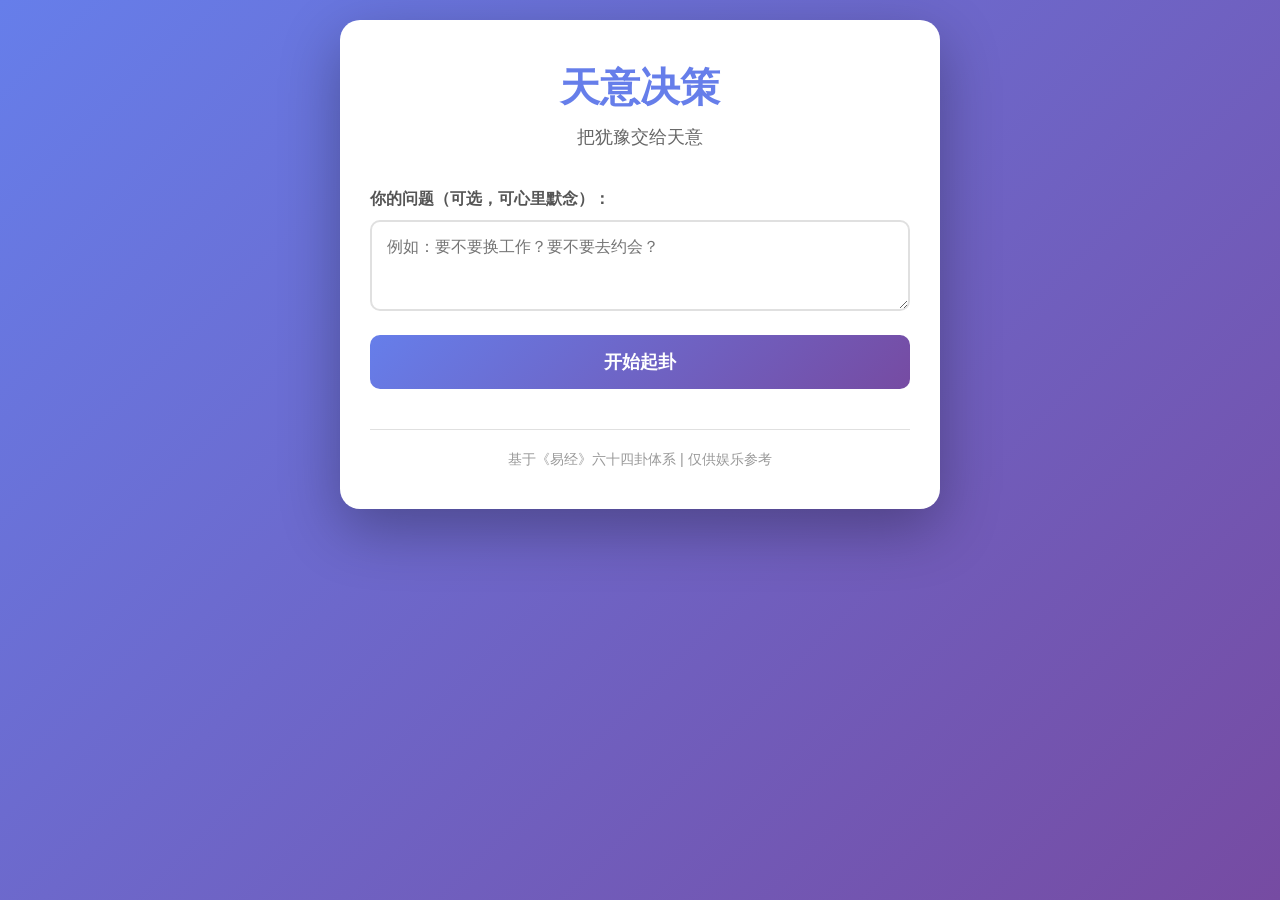
<file: index.html>
<!DOCTYPE html>
<html lang="zh-CN">
<head>
    <meta charset="UTF-8">
    <meta name="viewport" content="width=device-width, initial-scale=1.0">
    <title>天意决策 - 易经占卜助手</title>
    <link rel="stylesheet" href="css/style.css">
</head>
<body>
    <div class="container">
        <header>
            <h1>天意决策</h1>
            <p class="subtitle">把犹豫交给天意</p>
        </header>

        <main>
            <!-- 输入区域 -->
            <section id="input-section">
                <div class="question-input">
                    <label for="question">你的问题（可选，可心里默念）：</label>
                    <textarea id="question" rows="3" placeholder="例如：要不要换工作？要不要去约会？"></textarea>
                </div>
                <button id="start-btn" class="primary-btn">开始起卦</button>
            </section>

            <!-- 投掷区域 -->
            <section id="throw-section" class="hidden">
                <h2>正在投掷...</h2>
                <p class="progress">第 <span id="current-throw">1</span> / 6 次</p>
                <div id="coin-container">
                    <div class="coin"></div>
                    <div class="coin"></div>
                    <div class="coin"></div>
                </div>
                <button id="throw-btn" class="primary-btn">投掷铜钱</button>
            </section>

            <!-- 结果区域 -->
            <section id="result-section" class="hidden">
                <div class="gua-symbol">
                    <h2 id="gua-name">卦名</h2>
                    <div id="gua-lines" class="gua-lines"></div>
                </div>
                <div class="gua-info">
                    <div class="gua-gua-ci">
                        <h3>卦辞</h3>
                        <p id="gua-ci-text"></p>
                    </div>
                    <div class="gua-interpretation">
                        <h3>白话解读</h3>
                        <p id="interpretation-text"></p>
                    </div>
                    <div class="gua-advice">
                        <h3>参考意见</h3>
                        <p id="advice-text"></p>
                    </div>
                    <div class="disclaimer">
                        <p>⚠️ 意见仅供参考，请理性决策</p>
                    </div>
                </div>
                <button id="restart-btn" class="primary-btn">再占一卦</button>
            </section>
        </main>

        <footer>
            <p>基于《易经》六十四卦体系 | 仅供娱乐参考</p>
        </footer>
    </div>

    <script src="js/yijing.js"></script>
    <script src="js/app.js"></script>
</body>
</html>
</file>
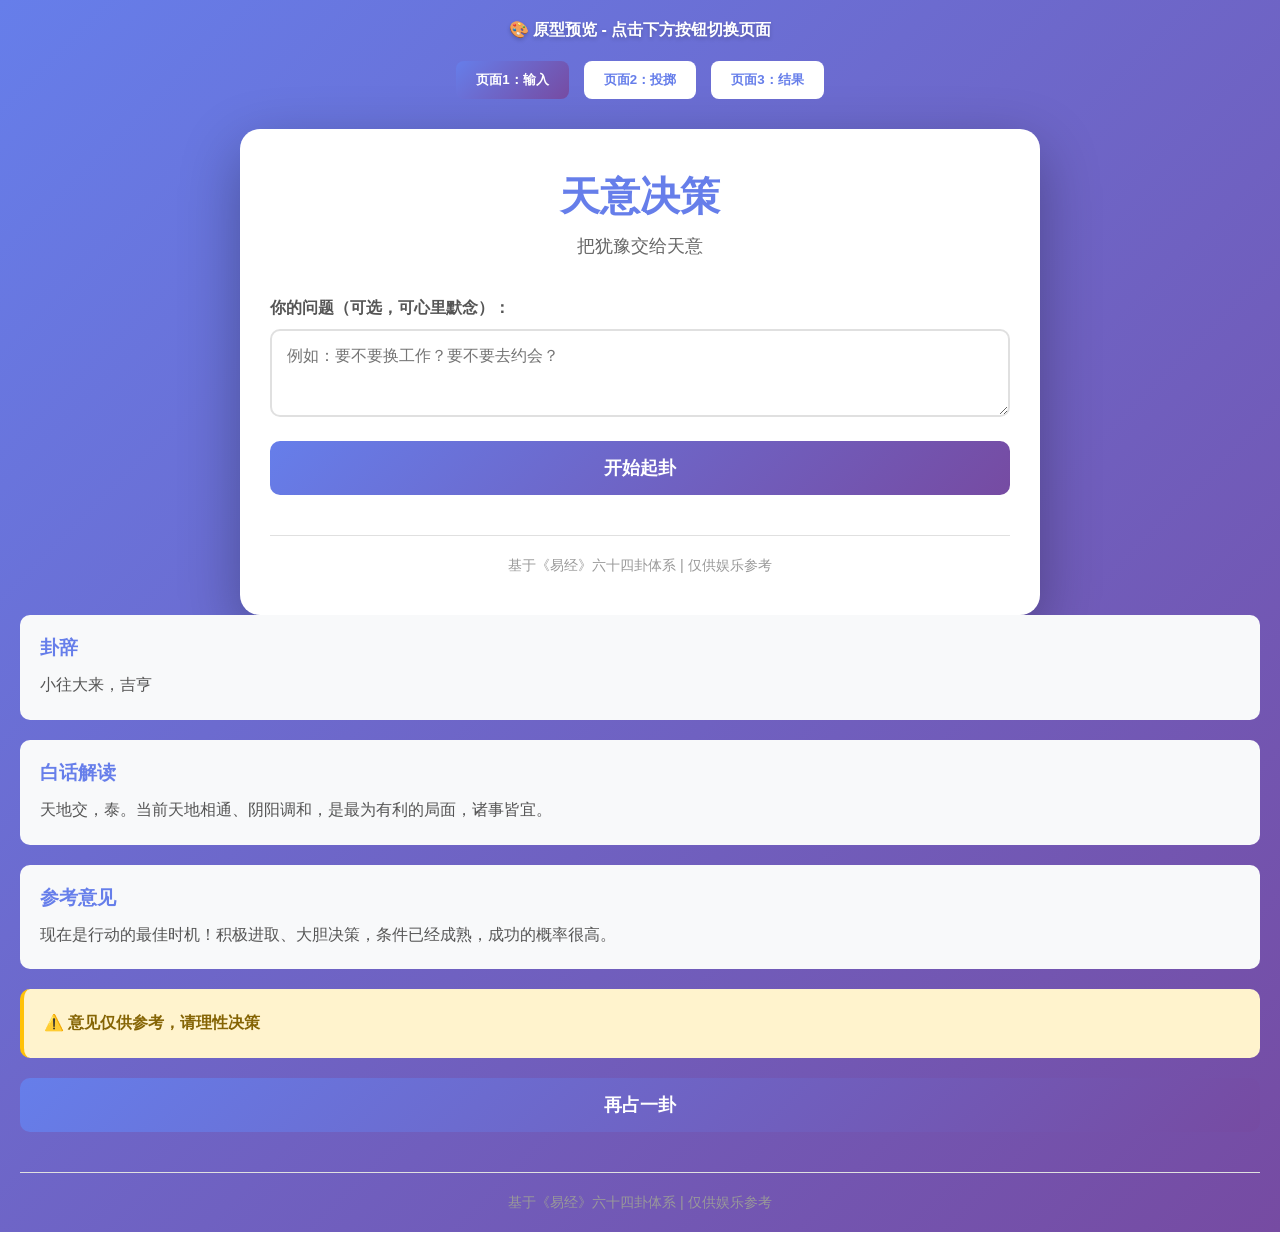
<file: prototype.html>
<!DOCTYPE html>
<html lang="zh-CN">
<head>
    <meta charset="UTF-8">
    <meta name="viewport" content="width=device-width, initial-scale=1.0">
    <title>天意决策 - 原型预览</title>
    <style>
        * {
            margin: 0;
            padding: 0;
            box-sizing: border-box;
        }

        body {
            font-family: -apple-system, BlinkMacSystemFont, "Segoe UI", Roboto, "Helvetica Neue", Arial, sans-serif;
            background: linear-gradient(135deg, #667eea 0%, #764ba2 100%);
            min-height: 100vh;
            padding: 20px;
            color: #333;
        }

        .prototype-container {
            max-width: 800px;
            margin: 0 auto;
        }

        .prototype-nav {
            display: flex;
            justify-content: center;
            gap: 15px;
            margin-bottom: 30px;
        }

        .prototype-nav button {
            padding: 10px 20px;
            background: white;
            border: none;
            border-radius: 8px;
            cursor: pointer;
            font-weight: 600;
            color: #667eea;
            transition: transform 0.2s;
        }

        .prototype-nav button:hover {
            transform: translateY(-2px);
        }

        .prototype-nav button.active {
            background: linear-gradient(135deg, #667eea 0%, #764ba2 100%);
            color: white;
        }

        .screen {
            background: white;
            border-radius: 20px;
            box-shadow: 0 20px 60px rgba(0, 0, 0, 0.3);
            padding: 40px 30px;
            display: none;
        }

        .screen.active {
            display: block;
            animation: fadeIn 0.3s ease-in;
        }

        @keyframes fadeIn {
            from { opacity: 0; transform: translateY(10px); }
            to { opacity: 1; transform: translateY(0); }
        }

        header {
            text-align: center;
            margin-bottom: 40px;
        }

        header h1 {
            font-size: 2.5em;
            color: #667eea;
            margin-bottom: 10px;
        }

        .subtitle {
            font-size: 1.1em;
            color: #666;
        }

        .question-input {
            margin-bottom: 20px;
        }

        .question-input label {
            display: block;
            margin-bottom: 10px;
            font-weight: 600;
            color: #555;
        }

        .question-input textarea {
            width: 100%;
            padding: 15px;
            border: 2px solid #e0e0e0;
            border-radius: 10px;
            font-size: 16px;
            resize: vertical;
        }

        .primary-btn {
            width: 100%;
            padding: 15px 30px;
            font-size: 18px;
            font-weight: 600;
            color: white;
            background: linear-gradient(135deg, #667eea 0%, #764ba2 100%);
            border: none;
            border-radius: 10px;
            cursor: pointer;
        }

        #throw-section {
            text-align: center;
        }

        #throw-section h2 {
            margin-bottom: 10px;
            color: #667eea;
        }

        .progress {
            font-size: 1.2em;
            color: #666;
            margin-bottom: 30px;
        }

        #coin-container {
            display: flex;
            justify-content: center;
            gap: 20px;
            margin-bottom: 30px;
            min-height: 100px;
        }

        .coin {
            width: 80px;
            height: 80px;
            background: linear-gradient(135deg, #ffd700 0%, #ffb347 100%);
            border-radius: 50%;
            display: flex;
            align-items: center;
            justify-content: center;
            font-size: 36px;
            font-weight: bold;
            color: #8b4513;
            box-shadow: 0 5px 15px rgba(0, 0, 0, 0.2);
        }

        .gua-symbol {
            text-align: center;
            margin-bottom: 30px;
        }

        .gua-symbol h2 {
            font-size: 2em;
            color: #667eea;
            margin-bottom: 20px;
        }

        .gua-lines {
            display: flex;
            flex-direction: column;
            gap: 8px;
            margin-bottom: 20px;
        }

        .gua-line {
            height: 24px;
            display: flex;
            justify-content: center;
            gap: 4px;
        }

        .gua-line .yang {
            width: 60px;
            height: 100%;
            background: #667eea;
            border-radius: 4px;
        }

        .gua-line .yin {
            width: 26px;
            height: 100%;
            background: #667eea;
            border-radius: 4px;
        }

        .gua-info > div {
            background: #f8f9fa;
            padding: 20px;
            border-radius: 10px;
            margin-bottom: 20px;
        }

        .gua-info h3 {
            color: #667eea;
            margin-bottom: 10px;
            font-size: 1.2em;
        }

        .gua-info p {
            line-height: 1.8;
            color: #555;
        }

        .disclaimer {
            background: #fff3cd !important;
            border-left: 4px solid #ffc107;
            padding: 15px 20px;
        }

        .disclaimer p {
            color: #856404 !important;
            font-weight: 600;
        }

        footer {
            text-align: center;
            margin-top: 40px;
            padding-top: 20px;
            border-top: 1px solid #e0e0e0;
            color: #999;
            font-size: 0.9em;
        }

        .prototype-label {
            text-align: center;
            color: white;
            font-weight: 600;
            margin-bottom: 20px;
            text-shadow: 0 2px 4px rgba(0, 0, 0, 0.2);
        }
    </style>
</head>
<body>
    <div class="prototype-container">
        <div class="prototype-label">🎨 原型预览 - 点击下方按钮切换页面</div>

        <div class="prototype-nav">
            <button onclick="showScreen(1)" class="active" id="btn-1">页面1：输入</button>
            <button onclick="showScreen(2)" id="btn-2">页面2：投掷</button>
            <button onclick="showScreen(3)" id="btn-3">页面3：结果</button>
        </div>

        <!-- 页面1：输入页面 -->
        <div class="screen active" id="screen-1">
            <header>
                <h1>天意决策</h1>
                <p class="subtitle">把犹豫交给天意</p>
            </header>

            <main>
                <section class="question-input">
                    <label for="question">你的问题（可选，可心里默念）：</label>
                    <textarea id="question" rows="3" placeholder="例如：要不要换工作？要不要去约会？"></textarea>
                </section>
                <button class="primary-btn">开始起卦</button>
            </main>

            <footer>
                <p>基于《易经》六十四卦体系 | 仅供娱乐参考</p>
            </footer>
        </div>

        <!-- 页面2：投掷页面 -->
        <div class="screen" id="screen-2">
            <header>
                <h1>天意决策</h1>
                <p class="subtitle">把犹豫交给天意</p>
            </header>

            <main id="throw-section">
                <h2>正在投掷...</h2>
                <p class="progress">第 <span id="current-throw">3</span> / 6 次</p>
                <div id="coin-container">
                    <div class="coin">字</div>
                    <div class="coin">花</div>
                    <div class="coin">字</div>
                </div>
                <button class="primary-btn">投掷铜钱</button>
            </main>

            <footer>
                <p>基于《易经》六十四卦体系 | 仅供娱乐参考</p>
            </footer>
        </div>

        <!-- 页面3：结果页面 -->
        <div class="screen" id="screen-3">
            <header>
                <h1>天意决策</h1>
                <p class="subtitle">把犹豫交给天意</p>
            </header>

            <main>
                <div class="gua-symbol">
                    <h2>泰卦</h2>
                    <div class="gua-lines">
                        <div class="gua-line"><div class="yin"></div><div class="yin"></div></div>
                        <div class="gua-line"><div class="yang"></div></div></div>
                        <div class="gua-line"><div class="yin"></div><div class="yin"></div></div>
                        <div class="gua-line"><div class="yang"></div></div></div>
                        <div class="gua-line"><div class="yin"></div><div class="yin"></div></div>
                        <div class="gua-line"><div class="yang"></div></div></div>
                    </div>
                </div>
                <div class="gua-info">
                    <div class="gua-gua-ci">
                        <h3>卦辞</h3>
                        <p>小往大来，吉亨</p>
                    </div>
                    <div class="gua-interpretation">
                        <h3>白话解读</h3>
                        <p>天地交，泰。当前天地相通、阴阳调和，是最为有利的局面，诸事皆宜。</p>
                    </div>
                    <div class="gua-advice">
                        <h3>参考意见</h3>
                        <p>现在是行动的最佳时机！积极进取、大胆决策，条件已经成熟，成功的概率很高。</p>
                    </div>
                    <div class="disclaimer">
                        <p>⚠️ 意见仅供参考，请理性决策</p>
                    </div>
                </div>
                <button class="primary-btn">再占一卦</button>
            </main>

            <footer>
                <p>基于《易经》六十四卦体系 | 仅供娱乐参考</p>
            </footer>
        </div>
    </div>

    <script>
        function showScreen(num) {
            // 隐藏所有屏幕
            document.querySelectorAll('.screen').forEach(screen => {
                screen.classList.remove('active');
            });

            // 取消所有按钮激活状态
            document.querySelectorAll('.prototype-nav button').forEach(btn => {
                btn.classList.remove('active');
            });

            // 显示选中的屏幕
            document.getElementById('screen-' + num).classList.add('active');
            document.getElementById('btn-' + num).classList.add('active');
        }
    </script>
</body>
</html>
</file>
<file: css/style.css>
* {
    margin: 0;
    padding: 0;
    box-sizing: border-box;
}

body {
    font-family: -apple-system, BlinkMacSystemFont, "Segoe UI", Roboto, "Helvetica Neue", Arial, sans-serif;
    background: linear-gradient(135deg, #667eea 0%, #764ba2 100%);
    min-height: 100vh;
    padding: 20px;
    color: #333;
}

.container {
    max-width: 600px;
    margin: 0 auto;
    background: white;
    border-radius: 20px;
    box-shadow: 0 20px 60px rgba(0, 0, 0, 0.3);
    padding: 40px 30px;
}

header {
    text-align: center;
    margin-bottom: 40px;
}

header h1 {
    font-size: 2.5em;
    color: #667eea;
    margin-bottom: 10px;
}

.subtitle {
    font-size: 1.1em;
    color: #666;
}

section {
    margin-bottom: 30px;
}

.hidden {
    display: none;
}

/* 输入区域 */
.question-input {
    margin-bottom: 20px;
}

.question-input label {
    display: block;
    margin-bottom: 10px;
    font-weight: 600;
    color: #555;
}

.question-input textarea {
    width: 100%;
    padding: 15px;
    border: 2px solid #e0e0e0;
    border-radius: 10px;
    font-size: 16px;
    resize: vertical;
    transition: border-color 0.3s;
}

.question-input textarea:focus {
    outline: none;
    border-color: #667eea;
}

/* 按钮 */
.primary-btn {
    width: 100%;
    padding: 15px 30px;
    font-size: 18px;
    font-weight: 600;
    color: white;
    background: linear-gradient(135deg, #667eea 0%, #764ba2 100%);
    border: none;
    border-radius: 10px;
    cursor: pointer;
    transition: transform 0.2s, box-shadow 0.2s;
}

.primary-btn:hover {
    transform: translateY(-2px);
    box-shadow: 0 10px 20px rgba(102, 126, 234, 0.3);
}

.primary-btn:active {
    transform: translateY(0);
}

/* 投掷区域 */
#throw-section {
    text-align: center;
}

#throw-section h2 {
    margin-bottom: 10px;
    color: #667eea;
}

.progress {
    font-size: 1.2em;
    color: #666;
    margin-bottom: 30px;
}

#coin-container {
    display: flex;
    justify-content: center;
    gap: 20px;
    margin-bottom: 30px;
    min-height: 100px;
}

.coin {
    width: 80px;
    height: 80px;
    background: linear-gradient(135deg, #ffd700 0%, #ffb347 100%);
    border-radius: 50%;
    display: flex;
    align-items: center;
    justify-content: center;
    font-size: 36px;
    font-weight: bold;
    color: #8b4513;
    box-shadow: 0 5px 15px rgba(0, 0, 0, 0.2);
    transition: transform 0.6s;
}

.coin.flipping {
    animation: flip 0.6s ease-out;
}

@keyframes flip {
    0% { transform: rotateY(0deg); }
    50% { transform: rotateY(180deg); }
    100% { transform: rotateY(360deg); }
}

/* 结果区域 */
.gua-symbol {
    text-align: center;
    margin-bottom: 30px;
}

.gua-symbol h2 {
    font-size: 2em;
    color: #667eea;
    margin-bottom: 20px;
}

.gua-lines {
    display: flex;
    flex-direction: column;
    gap: 8px;
    margin-bottom: 20px;
}

.gua-line {
    height: 24px;
    display: flex;
    justify-content: center;
    gap: 4px;
}

.gua-line .yang {
    width: 60px;
    height: 100%;
    background: #667eea;
    border-radius: 4px;
}

.gua-line .yin {
    width: 26px;
    height: 100%;
    background: #667eea;
    border-radius: 4px;
}

.gua-info > div {
    background: #f8f9fa;
    padding: 20px;
    border-radius: 10px;
    margin-bottom: 20px;
}

.gua-info h3 {
    color: #667eea;
    margin-bottom: 10px;
    font-size: 1.2em;
}

.gua-info p {
    line-height: 1.8;
    color: #555;
}

.disclaimer {
    background: #fff3cd !important;
    border-left: 4px solid #ffc107;
    padding: 15px 20px;
}

.disclaimer p {
    color: #856404 !important;
    font-weight: 600;
}

/* 底部 */
footer {
    text-align: center;
    margin-top: 40px;
    padding-top: 20px;
    border-top: 1px solid #e0e0e0;
    color: #999;
    font-size: 0.9em;
}

/* 响应式 */
@media (max-width: 600px) {
    .container {
        padding: 30px 20px;
    }

    header h1 {
        font-size: 2em;
    }

    .coin {
        width: 60px;
        height: 60px;
        font-size: 28px;
    }

    .gua-line .yang {
        width: 50px;
    }

    .gua-line .yin {
        width: 22px;
    }
}
</file>
